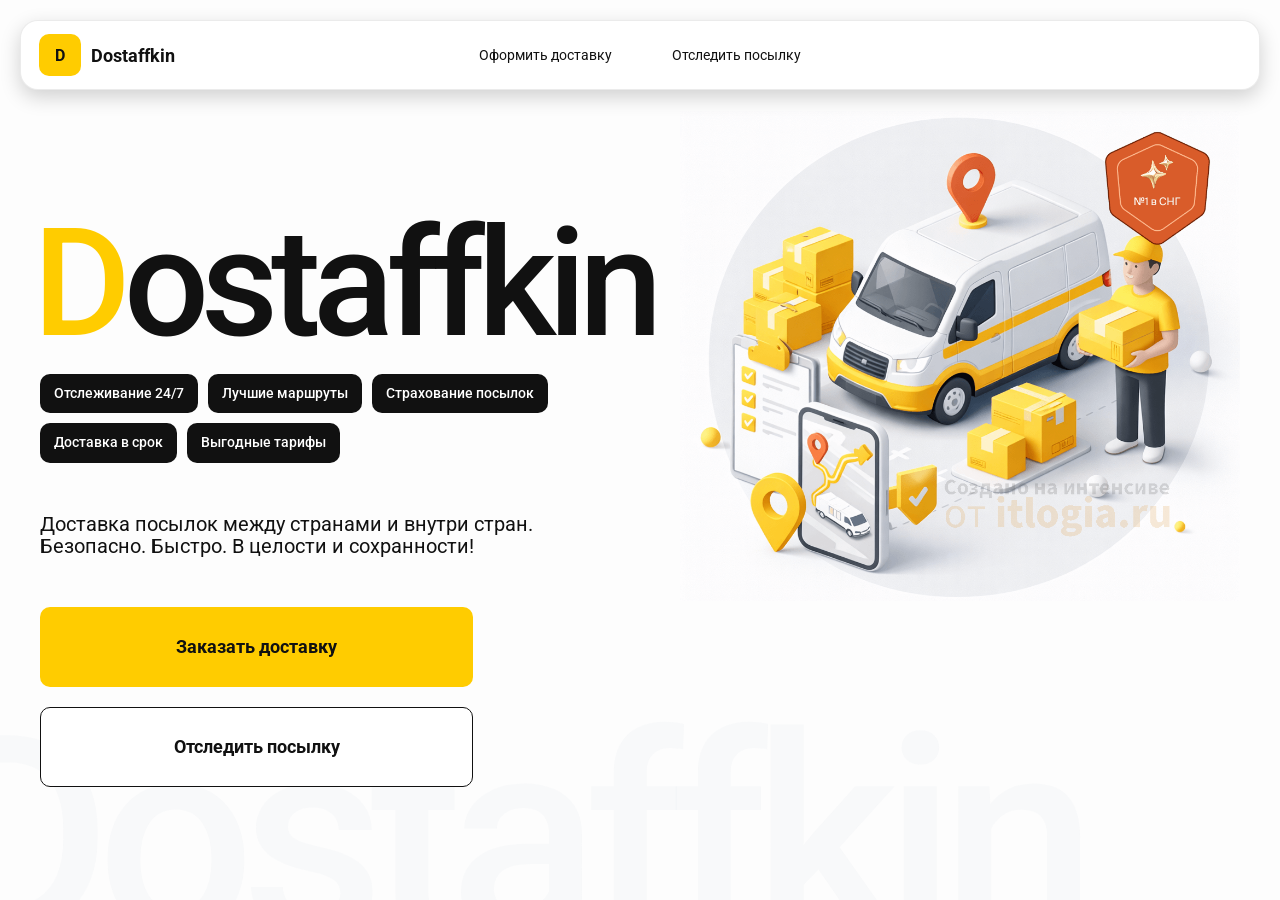
<file: index.html>
<!doctype html>
<html lang="ru">

<head>
    <meta charset="utf-8" />
    <meta name="viewport" content="width=device-width,initial-scale=1,maximum-scale=1,user-scalable=0" />
    <title>Dostaffkin — Доставка посылок между странами и внутри стран. Безопасно. Быстро. В целости и сохранности!
    </title>

    <link href="styles/base.css" rel="stylesheet" />
    <link href="styles/base_adaptive.css" rel="stylesheet" />
    <link href="styles/index.css" rel="stylesheet" />
    <link href="styles/index_adaptive.css" rel="stylesheet" />
</head>

<body>

    <div class="container">
        <header class="header">
            <a class="header-brand" href="#">
                <div class="header-logo">D</div>
                <div class="header-title">Dostaffkin</div>
            </a>
            <nav class="header-menu">
                <a class="header-link" href="./order.html">Оформить <span>доставку</span></a>
                <a class="header-link" href="./track.html">Отследить <span>посылку</span></a>
            </nav>
        </header>
        <main class="main">
            <section class="main-info">
                <div class="main-title">
                    <span>D</span>ostaffkin
                </div>
                <div class="main-features">
                    <div class="main-feature">Отслеживание 24/7</div>
                    <div class="main-feature">Лучшие маршруты</div>
                    <div class="main-feature">Страхование посылок</div>
                    <div class="main-feature">Доставка в срок</div>
                    <div class="main-feature">Выгодные тарифы</div>
                </div>
                <div class="main-description">
                    Доставка посылок между странами и внутри стран.
                    Безопасно. Быстро. В целости и сохранности!
                </div>
                <div class="main-actions">
                    <a class="button" type="button" href="./order.html">Заказать доставку</a>
                    <a class="button button-white" type="button" href="./track.html">Отследить посылку</a>
                </div>
            </section>
            <div class="main-title-ghost">Dostaffkin</div>
            <section class="main-image">
                <img src="images/main-image.png" alt="Main image" />
            </section>
        </main>
    </div>






</body>

</html>
</file>
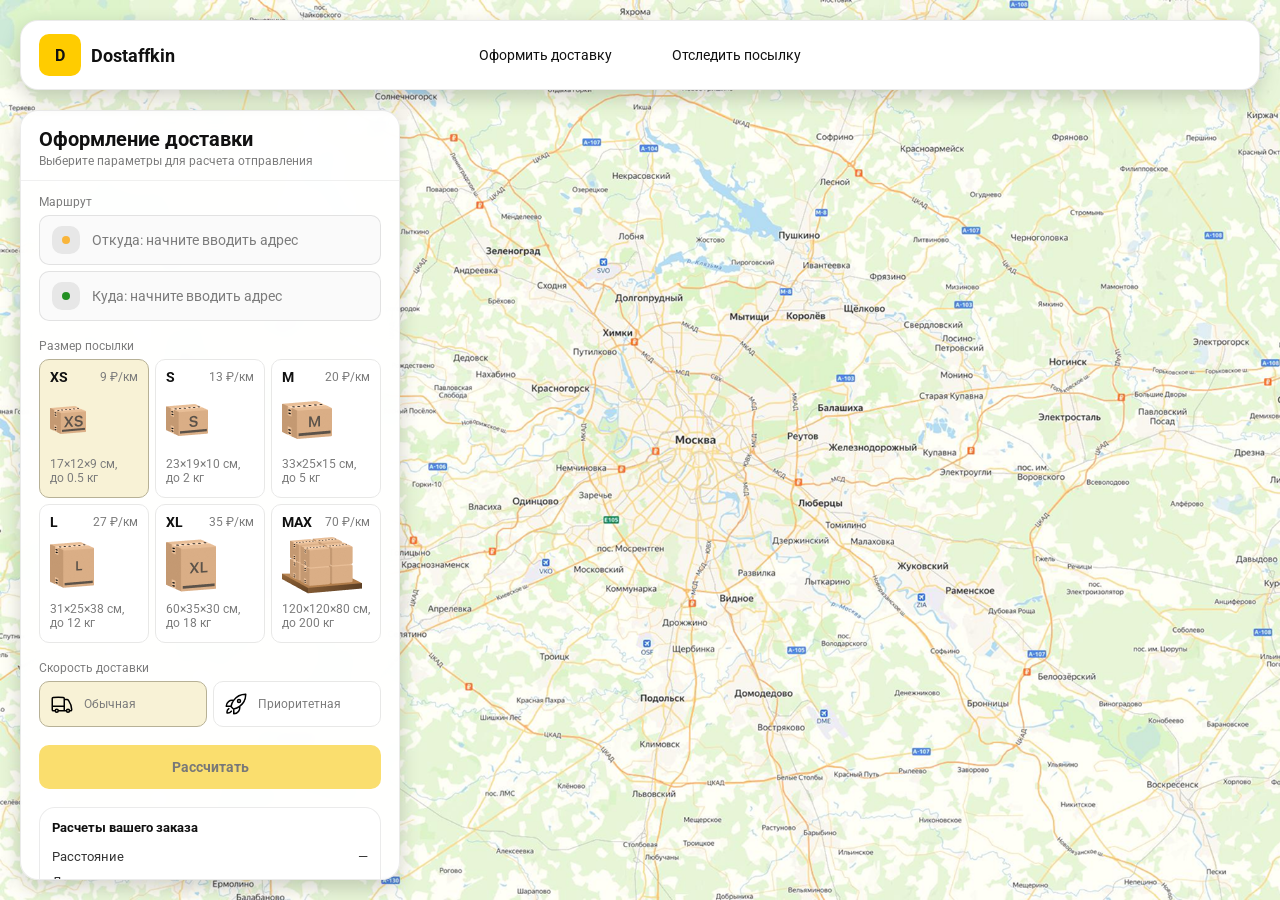
<file: order.html>
<!doctype html>
<html lang="ru">

<head>
    <meta charset="utf-8" />
    <meta name="viewport" content="width=device-width,initial-scale=1,maximum-scale=1,user-scalable=0" />
    <title>Оформление доставки</title>

    <link rel="stylesheet" href="styles/base.css" />
    <link rel="stylesheet" href="styles/base_adaptive.css" />

    <link rel="stylesheet" href="styles/order.css" />
    <link rel="stylesheet" href="styles/order_adaptive.css" />
    <script src="https://api-maps.yandex.ru/2.1?lang=ru_RU&apikey=6f4bd935-fa34-421b-a97f-c83a17cd594d&suggest_apikey=7994b06c-af55-4f1f-8116-7c47c0456ef1" type="text/javascript"></script>
</head>

<body>
    <div id="map"></div>

    <header class="header">
        <a class="header-brand" href="./index.html">
            <div class="header-logo">D</div>
            <div class="header-title">Dostaffkin</div>
        </a>
        <nav class="header-menu">
            <a class="header-link" href="#">Оформить <span>доставку</span></a>
            <a class="header-link" href="./track.html">Отследить <span>посылку</span></a>
        </nav>
    </header>

    <aside class="main" id="sidebar">

        <div class="main-header">
            <div class="main-title">Оформление доставки</div>
            <div class="main-text">Выберите параметры для расчета отправления</div>
        </div>

        <div class="main-content">

            <div class="main-route">
                <div class="main-block-title">Маршрут</div>
                <div class="main-fields">
                    <div class="main-field" id="fromField">
                        <div class="main-pin"></div>
                        <input id="from" placeholder="Откуда: начните вводить адрес" autocomplete="off" />
                        <div class="main-ac" id="fromAc" role="listbox" aria-label="Подсказки адресов"></div>
                    </div>

                    <div class="main-field" id="toField">
                        <div class="main-pin"></div>
                        <input id="to" placeholder="Куда: начните вводить адрес" autocomplete="off" />
                        <div class="main-ac" id="toAc" role="listbox" aria-label="Подсказки адресов"></div>
                    </div>
                </div>
            </div>
            <div class="main-package">
                <div class="main-block-title">Размер посылки</div>

                <div class="main-sizes">
                    <div class="main-size-card is-active" data-value="xs">
                        <div class="main-size-top">
                            <div class="main-size-label">XS</div>
                            <div class="main-size-rate">9 ₽/км</div>
                        </div>
                        <div class="main-size-media">
                            <img src="images/sizes/xs.png" alt="Короб XS" />
                        </div>
                        <div class="main-size-description">17×12×9 см,<br>до 0.5 кг</div>
                    </div>

                    <div class="main-size-card" data-value="s">
                        <div class="main-size-top">
                            <div class="main-size-label">S</div>
                            <div class="main-size-rate">13 ₽/км</div>
                        </div>
                        <div class="main-size-media">
                            <img src="images/sizes/s.png" alt="Короб S" />
                        </div>
                        <div class="main-size-description">23×19×10 см,<br>до 2 кг</div>
                    </div>

                    <div class="main-size-card" data-value="m">
                        <div class="main-size-top">
                            <div class="main-size-label">M</div>
                            <div class="main-size-rate">20 ₽/км</div>
                        </div>
                        <div class="main-size-media">
                            <img src="images/sizes/m.png" alt="Короб M" />
                        </div>
                        <div class="main-size-description">33×25×15 см,<br>до 5 кг</div>
                    </div>

                    <div class="main-size-card" data-value="l">
                        <div class="main-size-top">
                            <div class="main-size-label">L</div>
                            <div class="main-size-rate">27 ₽/км</div>
                        </div>
                        <div class="main-size-media">
                            <img src="images/sizes/l.png" alt="Короб L" />
                        </div>
                        <div class="main-size-description">31×25×38 см,<br>до 12 кг</div>
                    </div>

                    <div class="main-size-card" data-value="xl">
                        <div class="main-size-top">
                            <div class="main-size-label">XL</div>
                            <div class="main-size-rate">35 ₽/км</div>
                        </div>
                        <div class="main-size-media">
                            <img src="images/sizes/xl.png" alt="Короб XL" />
                        </div>
                        <div class="main-size-description">60×35×30 см,<br>до 18 кг</div>
                    </div>

                    <div class="main-size-card" data-value="max">
                        <div class="main-size-top">
                            <div class="main-size-label">MAX</div>
                            <div class="main-size-rate">70 ₽/км</div>
                        </div>
                        <div class="main-size-media main-size-media-palleta">
                            <img src="images/sizes/max.png" alt="Паллета" />
                        </div>
                        <div class="main-size-description">120×120×80 см,<br>до 200 кг</div>
                    </div>
                </div>
            </div>

            <div class="main-speed">
                <div class="main-block-title">Скорость доставки</div>

                <div class="main-speeds">
                    <div class="main-speed-card is-active" data-value="regular">
                        <img class="main-speed-media" src="images/icons/regular.svg" alt="Regular" />
                        <div class="main-speed-description">Обычная</div>
                    </div>
                    <div class="main-speed-card" data-value="fast">
                        <img class="main-speed-media" src="images/icons/fast.svg" alt="Fast" />
                        <div class="main-speed-description">Приоритетная</div>
                    </div>
                </div>
            </div>

            <div class="main-calculate-block">
                <button id="calc" class="button calculate-button" type="button" disabled>Рассчитать</button>
            </div>

            <div class="main-result" id="result">
                <div class="main-result-title">Расчеты вашего заказа</div>
                <div class="main-result-lines">
                    <div class="main-result-line"><span>Расстояние</span><span id="distanceValue">—</span></div>
                    <div class="main-result-line"><span>Доставим через</span><span id="durationValue">—</span></div>
                    <div class="main-result-line"><span>Тариф</span><span id="rateValue">—</span></div>
                </div>
                <div class="main-price">
                    <div class="main-price-label">Итого</div>
                    <div class="main-price-value" id="totalValue">—</div>
                </div>
            </div>

            <div class="main-order-box">
                <div class="main-order-form" id="orderForm">
                    <div class="main-order-title">Оформление доставки</div>
                    <div class="main-block-info-row">
                        <div class="main-block-title">Контакты</div>
                        <div class="order-fields">
                            <div class="main-field">
                                <input id="customerName" placeholder="Ваше имя" autocomplete="off" />
                            </div>
                            <div class="main-field">
                                <input id="customerPhone" placeholder="Ваш телефон" autocomplete="off"
                                    inputmode="tel" />
                            </div>
                        </div>
                    </div>
                    <div class="main-block-info-row extra-info">
                        <div class="main-block-title">Дополнительная информация</div>
                        <div class="main-field textarea">
                            <textarea id="comment" placeholder="Детали доставки и комментарии"></textarea>
                        </div>
                    </div>
                    <button id="submit" class="button main-submit-request" type="button" disabled>Отправить
                        заявку
                    </button>
                </div>

                <div class="main-order-success" id="orderSuccess">
                    <div class="main-success-icon">✓</div>
                    <div class="main-success-title">Заявка отправлена!</div>
                    <div class="main-success-title">Номер отправления – <span id="orderId"></span></div>
                    <div class="main-success-subtitle">Мы скоро свяжемся с вами</div>
                </div>
            </div>
        </div>
    </aside>
    <script src="scripts/order.js"></script>
</body>

</html>
</file>
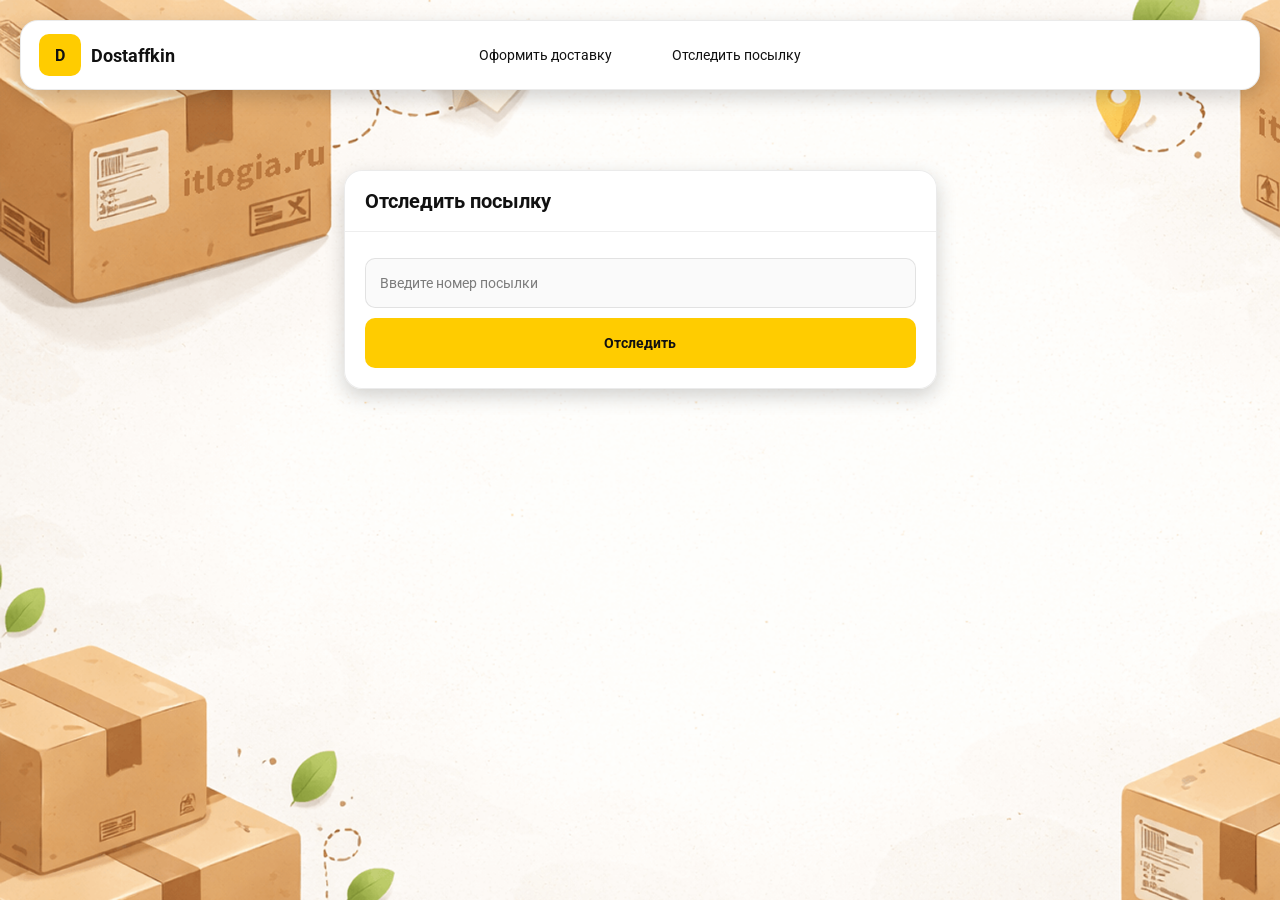
<file: track.html>
<!doctype html>
<html lang="ru">

<head>
    <meta charset="utf-8" />
    <meta name="viewport" content="width=device-width,initial-scale=1,maximum-scale=1,user-scalable=0" />
    <title>Отследить посылку</title>
    <link rel="stylesheet" href="styles/base.css" />
    <link rel="stylesheet" href="styles/base_adaptive.css" />

    <link rel="stylesheet" href="styles/track.css" />
    <link rel="stylesheet" href="styles/track_adaptive.css" />
</head>

<body>

    <div class="container">

        <header class="header">
            <a class="header-brand" href="./index.html">
                <div class="header-logo">D</div>
                <div class="header-title">Dostaffkin</div>
            </a>
            <nav class="header-menu">
                <a class="header-link" href="./order.html">Оформить <span>доставку</span></a>
                <a class="header-link" href="#">Отследить <span>посылку</span></a>
            </nav>
        </header>

        <main class="track-content">

            <section class="track-card track-search">
                <div class="track-title">Отследить посылку</div>
                <div class="track-action">
                    <div class="main-field track-field">
                        <input id="trackNumber" placeholder="Введите номер посылки" autocomplete="off" />
                    </div>
                    <button id="trackButton" class="button track-button" type="button">Отследить</button>
                </div>
            </section>
            <section class="track-card track-result" id="trackResult">
                <div class="track-result-header">
                    <div class="track-id" id="trackIdValue"></div>
                    <div class="track-routes">
                        <div class="track-route">
                            <div class="track-route-pin">
                                <svg xmlns="http://www.w3.org/2000/svg" fill="none" viewBox="0 0 24 24"
                                    stroke-width="1.5" stroke="orange" class="size-6">
                                    <path stroke-linecap="round" stroke-linejoin="round"
                                        d="M15 10.5a3 3 0 1 1-6 0 3 3 0 0 1 6 0Z" />
                                    <path stroke-linecap="round" stroke-linejoin="round"
                                        d="M19.5 10.5c0 7.142-7.5 11.25-7.5 11.25S4.5 17.642 4.5 10.5a7.5 7.5 0 1 1 15 0Z" />
                                </svg>
                            </div>
                            <div class="track-route-address" id="trackFromValue">
                                Откуда: Москва, улица Арбат, 1
                            </div>
                        </div>
                        <div class="track-route track-route-arrow">
                            <svg xmlns="http://www.w3.org/2000/svg" fill="none" viewBox="0 0 24 24" stroke-width="1.5"
                                stroke="currentColor" class="size-6">
                                <path stroke-linecap="round" stroke-linejoin="round"
                                    d="M19.5 13.5 12 21m0 0-7.5-7.5M12 21V3" />
                            </svg>
                        </div>
                        <div class="track-route">
                            <div class="track-route-pin">
                                <svg xmlns="http://www.w3.org/2000/svg" fill="none" viewBox="0 0 24 24"
                                    stroke-width="1.5" stroke="green" class="size-6">
                                    <path stroke-linecap="round" stroke-linejoin="round"
                                        d="M15 10.5a3 3 0 1 1-6 0 3 3 0 0 1 6 0Z" />
                                    <path stroke-linecap="round" stroke-linejoin="round"
                                        d="M19.5 10.5c0 7.142-7.5 11.25-7.5 11.25S4.5 17.642 4.5 10.5a7.5 7.5 0 1 1 15 0Z" />
                                </svg>
                            </div>
                            <div class="track-route-address" id="trackToValue">
                                Куда: Минск, проспект Независимости, 58
                            </div>
                        </div>
                    </div>
                </div>
                <div class="track-info">
                    <div class="track-status-title">Статус данной посылки:</div>
                    <div class="track-status-list" id="trackStatusList">

                    </div>
                </div>
            </section>
        </main>
    </div>
    <script src="scripts/track.js"></script>
</body>

</html>
</file>
<file: styles/base.css>
*, *::before, *::after {
    box-sizing: border-box;
}


@font-face {
    font-family: "Roboto";
    src: url("../fonts/Roboto-Regular.ttf");
    font-weight: normal;
}

@font-face {
    font-family: "Roboto";
    src: url("../fonts/Roboto-Bold.ttf");
    font-weight: bold;
}

@font-face {
    font-family: "Roboto";
    src: url("../fonts/Roboto-Medium.ttf");
    font-weight: 500;
}


html, body {
    margin: 0;
    color: #111111;
    font-family: "Roboto", sans-serif;
}

body {
    background: #FDFDFD;
}

.header {
    border-radius: 18px;
    box-shadow: 0 7px 20px 0 #0000002E;
    backdrop-filter: blur(10px);
    background: #ffffff;
    left: 20px;
    border: 1px solid rgba(0, 0, 0, 0.08);
    position: fixed;
    right: 20px;
    top: 20px;
    padding: 14px 18px;
    height: 70px;
    display: flex;
    align-items: center;
    z-index: 6;
}

.header-brand {
    display: flex;
    align-items: center;
    text-decoration: none;
    gap: 10px;
}

.header-logo {
    width: 42px;
    height: 42px;
    border-radius: 10px;
    background: #FFCC00;
    display: grid;
    place-items: center;
    font-weight: bold;
    color: #111;
}

.header-title {
    font-size: 18px;
    font-weight: bold;
    color: #111111;
    text-decoration: none;
}

.header-menu {
    display: flex;
    align-items: center;
    gap: 60px;
    margin: 0;
    position: absolute;
    left: 50%;
    transform: translateX(-50%);
}

.header-link {
    font-size: 14px;
    color: #111111;
    text-decoration: none;
}

.button {
    border: 0;
    outline: none;
    height: 44px;
    border-radius: 10px;
    font-size: 14px;
    font-weight: bold;
    cursor: pointer;
    font-family: inherit;
    transition: transform .08s ease, opacity .12s ease;
    background: #ffcc00;
    color: #111111;
    text-align: center;
    text-decoration: none;
}

.button:hover {
    background-color: #E5BC19;
}

.button:disabled {
    cursor: not-allowed;
    background-color: #FADE6E;
    color: #787878;
    transform: none;
}

.button.button-white {
    background: #ffffff;
    border: 1px solid #111111;
}

.button.button-white:hover {
    background: rgb(241 241 241);
}

.main-field {
    display: flex;
    align-items: center;
    margin-top: 6px;
    gap: 10px;
    border: 1px solid #1111111A;
    background: #FAFAFA;
    border-radius: 10px;
    padding: 10px 12px;
    position: relative;
    box-sizing: border-box;
    height: 50px;
}

.main-field.textarea {
    height: auto;
}

.main-pin {
    width: 28px;
    height: 28px;
    border-radius: 10px;
    background: rgba(17, 17, 17, 0.08);
    display: grid;
    place-items: center;
    flex: 0 0 auto;
    position: relative;
}

.main-pin::before {
    content: "";
    width: 8px;
    height: 8px;
    border-radius: 999px;
    background: orange;
    opacity: .75;
    display: block;
}

.main-field:last-child .main-pin::before {
    background: green;
    opacity: .85;
}

input, textarea {
    width: 100%;
    border: 0;
    outline: none;
    background: transparent;
    font-size: 14px;
    color: #111111;
    font-family: inherit;
}

textarea {
    resize: vertical;
    min-height: 72px;
    padding: 2px 0;
}

input::placeholder, textarea::placeholder {
    color: #7C7C7C;
}

.main-field:focus-within {
    border-color: rgba(0, 0, 0, 0.20);
    box-shadow: 0 0 0 4px rgba(255, 204, 0, 0.35);
    background: rgba(255, 255, 255, 0.75);
}
</file>
<file: styles/base_adaptive.css>
@media (max-width: 767px) {
    .header {
        left: 10px;
        right: 10px;
        top: 10px;
    }

    .header-link span {
        display: none;
    }

    .header-menu {
        gap: 20px;
        justify-content: flex-start;
        margin: 0 0 0 30px;
        position: static;
        transform: none;
    }
}

@media (max-width: 420px) {
    .header-title {
        display: none;
    }
}

@media (max-width: 374px) {
    .header-menu {
        gap: 10px;
        margin: 0 0 0 10px;
    }
}
</file>
<file: styles/index.css>
.container {
    overflow: hidden;
    min-height: 100vh;
}

.main {
    padding: 111px 40px 40px;
    position: relative;
    display: flex;
}

.main-info {
    max-width: 840px;
    width: 100%;
    position: relative;
}
.main-title {
    margin-top: 98px;
    font-weight: 500;
    font-size: 200px;
    line-height: 1;
    letter-spacing: -0.05em;
    color: #111111;
    left: -15px;
    position: relative;
}

.main-title span {
    color: #ffcc00;
}

.main-features {
    margin-top: 15px;
    display: flex;
    flex-wrap: wrap;
    gap: 10px;
}

.main-feature {
    background: #111111;
    color: #ffffff;
    padding: 12px 14px;
    font-weight: 500;
    font-size: 14px;
    line-height: 1.1;
    border-radius: 10px;
}

.main-description {
    margin-top: 50px;
    max-width: 500px;
    font-size: 20px;
    line-height: 1.1;
    color: #111111;
}

.main-actions {
    margin-top: 50px;
    display: flex;
    flex-direction: column;
    gap: 20px;
}

.main-actions .button {
    height: 80px;
    width: 433px;
    font-size: 18px;
    font-weight: bold;
    place-items: center;
    display: grid;
}

.main-title-ghost {
    position: absolute;
    z-index: -1;
    left: -70px;
    bottom: -150px;
    font-weight: 500;
    font-size: 278px;
    line-height: 1;
    letter-spacing: -0.05em;
    color: #ECEDF04D;
}

.main-image {
    width: 1024px;
    top: 100px;
    z-index: -2;
}

.main-image img {
    width: 100%;
    max-width: 1024px;
    height: auto;
    display: block;
}
</file>
<file: styles/index_adaptive.css>
@media (max-width: 1760px) {
    .main-title {
        font-size: 150px;
        left: -7px;
    }

    .main-info {
        max-width: 640px;
    }
}

@media (max-width: 1200px) {
    .main-info {
        max-width: 540px;
    }

    .main {
        padding: 111px 20px 20px;
    }

    .main-title {
        font-size: 120px;
        left: -4px;
    }

    .main-title-ghost {
        font-size: 220px;
    }
}

@media (max-width: 1024px) {
    .main-title {
        margin-top: 30px;
    }

    .main {
        flex-direction: column-reverse;
    }

    .main-image {
        max-width: 350px;
        position: absolute;
        left: 370px;
        top: 370px;
    }

    .main-info {
        max-width: 100%;
    }

    .main-actions {
        gap: 10px;
    }

    .main-actions .button {
        height: 50px;
        font-size: 14px;
        width: auto;
        max-width: 300px;
    }

    .main-description {
        max-width: 350px;
    }
}

@media (max-width: 570px) {
    .main-title {
        font-size: 88px;
    }

    .main-description {
        max-width: 100%
    }

    .main-actions {
       width: 100%;
    }

    .main-actions .button {
        width: 100%;
        max-width: 100%
    }

    .main-image {
        max-width: 650px;
        position: absolute;
        left: 170px;
        top: 70px;
        opacity: 0.2;
    }
}

@media (max-width: 400px) {
    .main-title {
        font-size: 70px;
    }
}
</file>
<file: styles/order.css>
#map {
    background-image: url("../images/order-bg.png");
    background-size: cover;
    position: fixed;
    inset: 0;
}

.main {
    border-radius: 18px;
    box-shadow: 0 7px 20px 0 #0000002E;
    backdrop-filter: blur(10px);
    background: rgba(255, 255, 255, 0.96);
    left: 20px;
    border: 1px solid rgba(0, 0, 0, 0.08);
    position: fixed;
    top: 110px;
    bottom: 20px;
    width: 380px;
    display: flex;
    flex-direction: column;
    overflow: hidden;
    z-index: 5;
}

.main-header {
    padding: 18px 18px 12px 18px;
    border-bottom: 1px solid rgba(0, 0, 0, 0.06);
    display: flex;
    flex-direction: column;
}

.main-title {
    font-size: 20px;
    line-height: 100%;
    font-weight: bold;
}

.main-text {
    font-size: 12px;
    margin-top: 5px;
    color: #7C7C7C;
}

.main-content {
    padding: 14px 18px 18px 18px;
    overflow: auto;
    scrollbar-width: none;
    display: flex;
    flex-direction: column;
    gap: 18px;
    flex: 1;
}

.main-block-title {
    font-size: 12px;
    color: #7C7C7C;
}

.main-route .main-block-title,
.main-package .main-block-title {
    margin-bottom: 6px;
}

.main-sizes {
    display: grid;
    gap: 6px;
    grid-template-columns: repeat(3, 1fr);
}

.main-size-card {
    border: 1px solid #E8E8E7;
    background: #FFFFFF;
    border-radius: 10px;
    padding: 10px;
    cursor: pointer;
    user-select: none;
    transition: transform .08s ease, border-color .12s ease, background .12s ease;
    min-height: 139px;
}

.main-size-card:hover {
    transform: translateY(-1px);
}

.main-size-card.is-active {
    background-color: #F8F2D6;
    border-color: #B7B196;
}

.main-size-top {
    display: flex;
    align-items: center;
    justify-content: space-between;
}

.main-size-label {
    font-weight: bold;
    font-size: 14px;
    color: #111111;
    line-height: 100%;
}

.main-size-rate {
    font-size: 12px;
    color: #7C7C7C;
    line-height: 100%;
}

.main-size-media {
    margin-top: 8px;
    height: 57px;
}

.main-size-description {
    margin-top: 8px;
    font-size: 12px;
    color: #7C7C7C;
    line-height: 1.2;
}

.calculate-button {
    width: 100%;
}

.main-result {
    border: 1px solid rgba(0, 0, 0, 0.08);
    background: rgba(255, 255, 255, 0.75);
    border-radius: 16px;
    padding: 12px;
    line-height: 1.25;
}

.main-result-title {
    font-weight: bold;
    font-size: 13px;
    color: #111111;
    margin-bottom: 13px;
}

.main-result-lines {
    gap: 8px;
    display: flex;
    flex-direction: column;
}

.main-result-line {
    font-size: 13px;
    color: rgba(17, 17, 17, 0.85);
    display: flex;
    justify-content: space-between;
}

.main-price {
    margin-top: 18px;
    padding-top: 10px;
    border-top: 1px dashed rgba(0, 0, 0, 0.12);
    display: flex;
    align-items: baseline;
    justify-content: space-between;
}

.main-price-label {
    font-size: 12px;
    color: rgba(17, 17, 17, 0.55);
}

.main-price-value {
    font-size: 20px;
    font-weight: bold;
    color: #111111;
    letter-spacing: -0.3px;
}

.main-order-box {
    background: #ffffff;
    border: 1px solid #E8E8E7;
    border-radius: 10px;
    padding: 12px;
}

.main-order-title {
    margin-bottom: 8px;
    font-weight: bold;
    font-size: 14px;
    color: #111111;
}

.main-block-info {
    display: flex;
    flex-direction: column;
    gap: 6px;
}

.order-fields {
    display: grid;
    grid-template-columns: 1fr 1fr;
    column-gap: 10px;
    margin-top: 6px;
}

.main-block-info-row.extra-info {
    display: block;
    margin-top: 13px;
}

.main-submit-request {
    width: 100%;
    margin-top: 6px;
}

.main-order-success {
    display: none;
    text-align: center;
    padding: 22px 12px;
    gap: 12px;
}

.main-order-success.is-visible {
    display: flex;
    flex-direction: column;
    align-items: center;
}

.main-success-icon {
    width: 56px;
    height: 56px;
    border-radius: 50%;
    background: #16a34a;
    color: #ffffff;
    display: grid;
    place-items: center;
    font-size: 30px;
}

.main-success-title {
    font-size: 14px;
    font-weight: bold;
    color: #111111;
}

.main-success-subtitle {
    font-size: 12px;
    color: rgba(17, 17, 17, 0.55);
    line-height: 1.3;
}

.main-speed .main-block-title {
    margin-bottom: 6px;
}

.main-speeds {
    display: grid;
    gap: 6px;
    grid-template-columns: repeat(2, 1fr);
}

.main-speed-card {
    border: 1px solid #E8E8E7;
    background: #FFFFFF;
    border-radius: 10px;
    padding: 10px;
    cursor: pointer;
    user-select: none;
    transition: transform .08s ease, border-color .12s ease, background .12s ease;
    display: flex;
    align-items: center;
    gap: 10px;
}

.main-speed-card:hover {
    transform: translateY(-1px);
}

.main-speed-card.is-active {
    background-color: #F8F2D6;
    border-color: #B7B196;
}

.main-speed-description {
    font-size: 12px;
    color: #7C7C7C;
    line-height: 1.2;
}
</file>
<file: styles/order_adaptive.css>
@media (max-width: 767px) {
    .main {
        left: 10px;
        right: 10px;
        top: 50%;
        bottom: 12px;
        width: auto;
        max-width: none;
    }
}

@media (max-width: 420px) {
    .main-sizes {
        grid-template-columns: repeat(2, 1fr);
    }
}
</file>
<file: styles/track.css>
.container {
    background: #F4F4F4 url("../images/track-bg.png");
    background-size: cover;
    min-height: 100vh;
    padding: 170px 0 50px 0;
}

.track-content {
    width: 593px;
    margin: 0 auto;
}

.track-card {
    width: 100%;
    border-radius: 18px;
    box-shadow: 0 7px 20px 0 #0000002E;
    backdrop-filter: blur(10px);
    background: rgba(255, 255, 255, 0.96);
    border: 1px solid rgba(0, 0, 0, 0.08);
}

.track-title {
    font-size: 20px;
    line-height: 100%;
    font-weight: bold;
    border-bottom: 1px solid #EEEEEE;
    padding: 20px;
}

.track-action {
    padding: 20px;
}

.track-button {
    width: 100%;
    height: 50px;
}

.track-field {
    margin-bottom: 10px;
}

.track-result {
    margin-top: 5px;
    display: none;
}

.track-result.is-visible {
    display: block;
}

.track-result-header {
    font-weight: bold;
    font-size: 14px;
    color: #111111;
    padding: 20px;
    border-bottom: 1px solid #EEEEEE;
}

.track-id {
    margin-bottom: 12px;
    font-size: 20px;
}

.track-routes {
    display: flex;
    flex-direction: column;
    gap: 10px;
    font-weight: normal;
}

.track-route {
    display: flex;
    align-items: center;
    gap: 10px;
}

.track-route-pin {
    width: 24px;
    height: 24px;
    flex-shrink: 0;
}

.track-route-arrow {
    padding: 15px 0;
    width: 24px;
    height: 24px;
}

.track-info {
    padding: 20px;
}

.track-status {
    display: flex;
    align-items: center;
    font-size: 12px;
    gap: 10px;
}

.track-status-title {
    font-size: 14px;
    color: #111111;
    margin-bottom: 20px;
}

.track-status-list {
    display: flex;
    flex-direction: column;
    gap: 15px;
}

.track-status-icon {
    width: 40px;
    height: 40px;
    border-radius: 50%;
    background: rgba(17, 17, 17, 0.08);
    display: grid;
    place-items: center;
    flex: 0 0 auto;
}

.track-status.created .track-status-icon {
    background-color: #F1CB00;
}

.track-status.in-way .track-status-icon {
    background-color: #F08A11;
}

.track-status.ready .track-status-icon {
    background-color: #A35D0A;
}

.track-status.done .track-status-icon {
    background-color: #37C93B;
}

.track-status-text {
    display: flex;
    align-items: center;
    justify-content: space-between;
    color: #111111;
    font-size: 12px;
    flex: 1;
}

.track-status-date {
    color: rgba(17, 17, 17, 0.55);
}
</file>
<file: styles/track_adaptive.css>
@media (max-width: 767px) {
    .container {
        padding: 130px 0 50px 0;
    }

    .track-content {
        width: 100%;
        padding-left: 10px;
        padding-right: 10px;
    }

    .track-result-header {
        padding: 20px;
    }
}
</file>
